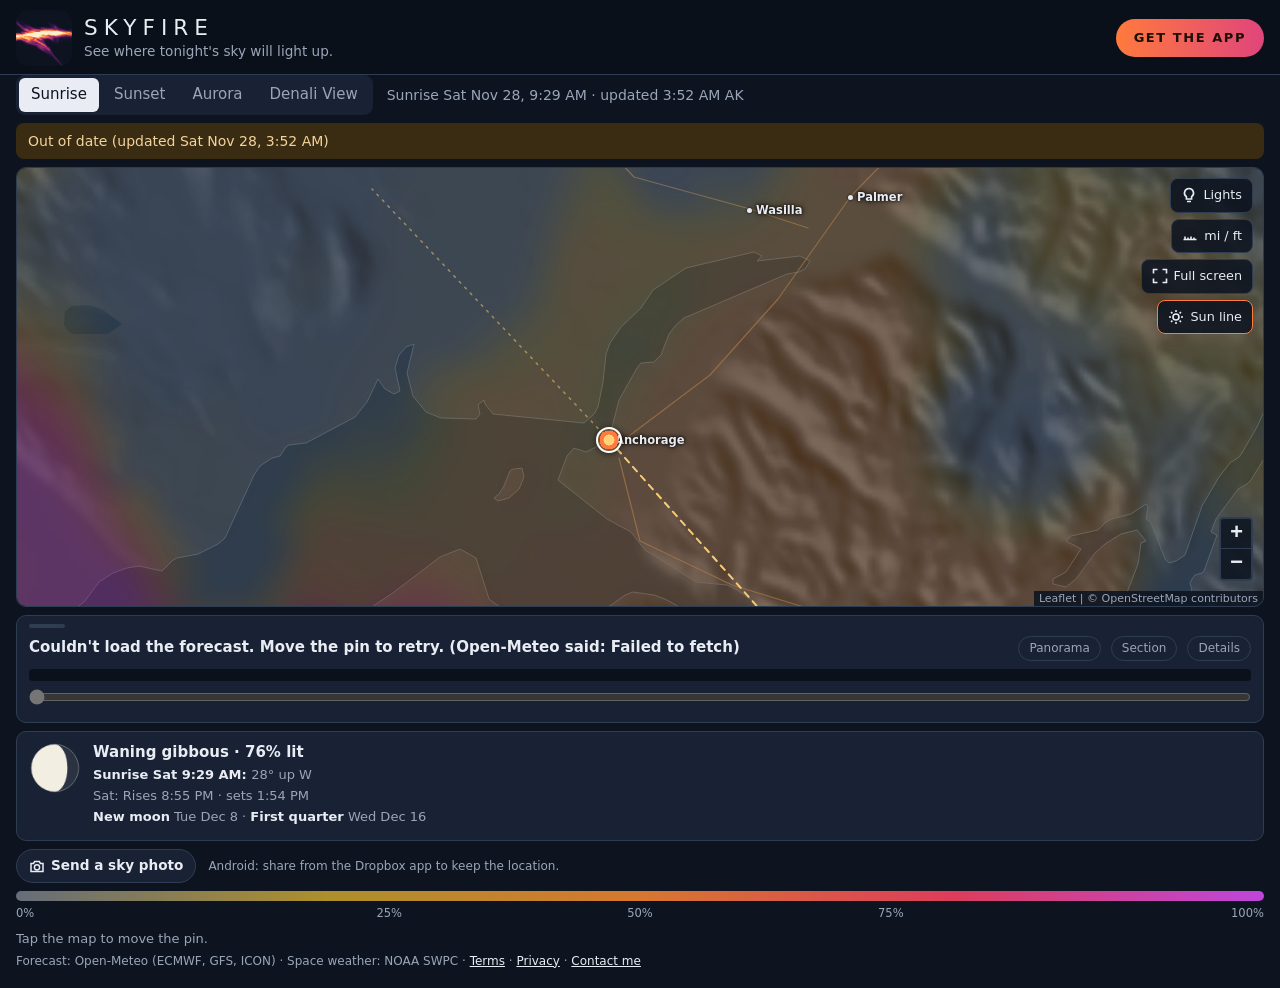
<file: index.html>
<!doctype html>
<html lang="en">
<head>
<meta charset="utf-8">
<meta name="viewport" content="width=device-width, initial-scale=1, viewport-fit=cover">
<meta name="color-scheme" content="dark">
<meta name="description" content="Live sunrise, sunset and aurora forecast map for Anchorage and South-central Alaska. See where the sky is likely to light up, updated three times a day.">
<title>SkyFire</title>
<link rel="manifest" href="manifest.webmanifest">
<meta name="theme-color" content="#0d1420">
<link rel="icon" href="icons/favicon-32.png" sizes="32x32">
<link rel="apple-touch-icon" href="icons/apple-touch-icon.png">
<link rel="stylesheet" href="vendor/leaflet/leaflet.css">
<link rel="stylesheet" href="style.css?v=22">
</head>
<body>
<header class="site-header">
  <img class="brand-icon" src="logo.png?v=22" alt="" width="56" height="56">
  <div class="brand-text">
    <h1 id="title" class="site-title">SkyFire</h1>
    <p class="brand-cta">See where tonight's sky will light up.</p>
  </div>
  <a id="get-app-btn" class="get-app-btn" href="install.html" target="_blank" rel="noopener">Get the app</a>
</header>

<main id="app">
  <p id="unavailable" class="unavailable" hidden>The sky forecast is unavailable right now. Please check back later.</p>
  <div class="bar-row">
    <nav id="tabs" class="tabs" role="tablist" aria-label="Forecast maps"></nav>
    <p id="when" class="when" aria-live="polite"></p>
  </div>
  <div id="hours" class="hours" role="group" aria-label="Hour" hidden></div>
  <p id="stale" class="stale" role="status" hidden></p>
  <div id="map-wrap" class="map-wrap" hidden>
    <div id="map" class="map" aria-label="Forecast map. Tap anywhere for the forecast there."></div>
    <div id="sunbox" class="sunbox" hidden></div>
    <div class="controls">
      <button class="ctl" id="btn-install" type="button" title="Install the SkyFire app" hidden>
        <svg viewBox="0 0 16 16" fill="none" stroke="currentColor" stroke-width="1.6" aria-hidden="true"><path d="M8 1.5v8.5M4.5 6.5 8 10l3.5-3.5M2 11.5v3h12v-3"/></svg><span>Install app</span></button>
      <button class="ctl" id="btn-lights" type="button" aria-pressed="false" title="Light pollution (night lights)">
        <svg viewBox="0 0 16 16" fill="none" stroke="currentColor" stroke-width="1.6" aria-hidden="true"><path d="M8 1.5a4.5 4.5 0 0 0-2.6 8.2V12h5.2V9.7A4.5 4.5 0 0 0 8 1.5zM6 14.5h4"/></svg><span>Lights</span></button>
      <button class="ctl" id="btn-units" type="button" title="Switch units">
        <svg viewBox="0 0 16 16" fill="none" stroke="currentColor" stroke-width="1.6" aria-hidden="true"><path d="M1.5 11.5h13M3 11.5v-3M6 11.5v-2M9 11.5v-3M12 11.5v-2"/></svg><span id="units-label">mi / ft</span></button>
      <button class="ctl" id="btn-full" type="button" aria-pressed="false" title="Full screen">
        <svg viewBox="0 0 16 16" fill="none" stroke="currentColor" stroke-width="1.6" aria-hidden="true"><path d="M1.5 5.5v-4h4M10.5 1.5h4v4M14.5 10.5v4h-4M5.5 14.5h-4v-4"/></svg><span>Full screen</span></button>
      <button class="ctl" id="btn-sun" type="button" aria-pressed="true" title="Sun line">
        <svg viewBox="0 0 16 16" fill="none" stroke="currentColor" stroke-width="1.6" aria-hidden="true"><circle cx="8" cy="8" r="3"/><path d="M8 1v2M8 13v2M1 8h2M13 8h2M3 3l1.4 1.4M11.6 11.6L13 13M3 13l1.4-1.4M11.6 4.4L13 3"/></svg><span id="line-label">Sun line</span></button>
    </div>
    <p id="map-note" class="map-note" hidden></p>
  </div>
  <section id="light" class="light size-std" aria-label="Light check" hidden>
    <button id="light-size" class="light-size" type="button" title="Panel size: tap to change">
      <span class="grip" aria-hidden="true"></span><span id="light-size-label">Standard</span></button>
    <div id="light-pro" class="light-pro" hidden>
      <p class="light-pro-title"><span class="pro-badge">Pro</span> Will the light reach you?</p>
      <p class="light-pro-text">Minute-by-minute light, skyline, alpenglow and moon at your pin.</p>
      <div class="light-pro-row">
        <a id="pro-trial" class="btn-pro" href="pro.html">Start free trial</a>
        <a class="btn-pro alt" href="pro.html#restore">I have a licence</a>
      </div>
    </div>
    <div class="light-head">
      <p id="light-verdict" class="light-verdict" aria-live="polite"></p>
      <button id="light-pano-btn" class="light-more" type="button" aria-pressed="false">Panorama</button>
      <button id="light-section-btn" class="light-more" type="button" aria-pressed="false">Section</button>
      <button id="light-more" class="light-more" type="button" aria-expanded="false">Details</button>
    </div>
    <div id="light-bar" class="light-bar" aria-hidden="true"></div>
    <div id="rain-bar" class="rain-bar" aria-hidden="true" title="Rain at your spot"></div>
    <input id="light-slider" class="light-slider" type="range" min="0" max="0" value="0" aria-label="Time">
    <figure id="pano-wrap" class="section-wrap" hidden>
      <div class="pano-box">
        <canvas id="pano" class="pano" role="img" aria-label="Panorama from the pin: the skyline with named peaks, the sun's path and the forecast cloud"></canvas>
        <div class="pano-ctl">
          <button id="pano-full" class="pano-btn" type="button" aria-pressed="false" title="Full screen">⛶</button>
          <button id="pano-compass" class="pano-btn" type="button" aria-pressed="false" title="Compass: point your phone">🧭</button>
          <button id="pano-sun" class="pano-btn" type="button" title="Face the sun">☀</button>
          <button id="pano-out" class="pano-btn" type="button" title="Zoom out">−</button>
          <button id="pano-in" class="pano-btn" type="button" title="Zoom in">+</button>
        </div>
      </div>
      <figcaption id="pano-caption" class="section-caption"></figcaption>
    </figure>
    <figure id="section-wrap" class="section-wrap" hidden>
      <canvas id="section" class="section" role="img" aria-label="Side view of the sun's ray toward the horizon, with the terrain and cloud layers"></canvas>
      <figcaption id="section-caption" class="section-caption"></figcaption>
    </figure>
    <div id="light-details" class="light-details" hidden>
      <p id="light-info" class="light-info"></p>
      <p id="light-rings" class="light-rings"></p>
      <div id="light-models" class="light-models" role="group" aria-label="Forecast model"></div>
    </div>
  </section>
  <section id="space" class="space" aria-label="Space weather now" hidden>
    <div class="space-now" id="space-now"></div>
    <p class="space-fc" id="space-fc"></p>
    <p class="space-note" id="space-note"></p>
  </section>
  <section id="moon" class="moon-card" aria-label="The moon" hidden>
    <canvas id="moon-icon" class="moon-icon" width="64" height="64" role="img" aria-label="Moon phase"></canvas>
    <div class="moon-text">
      <p id="moon-name" class="moon-name"></p>
      <p id="moon-at" class="moon-line"></p>
      <p id="moon-rs" class="moon-line"></p>
      <div id="dark-wrap" class="dark-wrap" hidden>
        <div id="dark-bar" class="dark-bar" aria-hidden="true"></div>
        <div class="dark-ticks"><span id="dark-start"></span><span id="dark-end"></span></div>
        <p id="dark-text" class="moon-line"></p>
      </div>
      <p id="moon-next" class="moon-line"></p>
      <p id="moon-note" class="moon-note"></p>
    </div>
  </section>
  <p class="photo-row" id="photo-row">
    <a class="photo-btn" id="photo-btn" href="https://www.dropbox.com/request/w9qyfhhkx9bqnb2c4g07" target="_blank" rel="noopener">
      <svg viewBox="0 0 16 16" fill="none" stroke="currentColor" stroke-width="1.5" aria-hidden="true"><path d="M2 5.5h2.5l1.2-2h4.6l1.2 2H14v8H2z"/><circle cx="8" cy="9.3" r="2.6"/></svg>
      Send a sky photo</a>
    <span class="photo-note" id="photo-hint">Android: share from the Dropbox app to keep the location.</span>
  </p>
  <dialog id="photo-dlg" class="photo-dlg" aria-labelledby="pf-title">
    <form id="photo-form" novalidate>
      <h2 id="pf-title" class="pf-title">Send a sky photo</h2>
      <label class="pf-field">Photos
        <input id="pf-files" type="file" accept="image/*" multiple></label>
      <fieldset class="pf-field pf-place">
        <legend>Where?</legend>
        <label><input type="radio" name="pf-place" value="pin" checked> <span id="pf-pin-text">Map pin</span></label>
        <label><input type="radio" name="pf-place" value="gps"> My location</label>
      </fieldset>
      <label class="pf-field">Name (optional)
        <input id="pf-name" maxlength="40" autocomplete="name"></label>
      <p id="pf-status" class="pf-status" role="status" aria-live="polite"></p>
      <div class="pf-row">
        <button type="button" id="pf-cancel" class="pf-btn alt">Close</button>
        <button type="submit" id="pf-send" class="pf-btn">Send</button>
      </div>
    </form>
  </dialog>
  <section id="legend" class="legend" aria-label="Chance of colour" hidden>
    <div id="key-bar" class="key-bar"></div>
    <div id="key-ticks" class="key-ticks"></div>
  </section>
</main>

<footer id="footer" class="site-footer" hidden>
  <p class="how">Tap the map to move the pin.</p>
  <p class="small"><span class="site-credits"></span><span id="pro-link" hidden> · <a class="get-app" href="pro.html">SkyFire Pro</a></span> · <a class="get-app" href="terms.html">Terms</a> · <a class="get-app" href="privacy.html">Privacy</a> · <a id="contact" class="get-app" href="https://www.ypsak.com/contact" target="_top" rel="noopener">Contact me</a></p>
</footer>

<script src="vendor/leaflet/leaflet.js"></script>
<script src="lightcheck.js?v=22"></script>
<script src="panorama.js?v=22"></script>
<script src="moon.js?v=22"></script>
<script src="pro.js?v=22"></script>
<script src="app.js?v=22"></script>
</body>
</html>
</file>
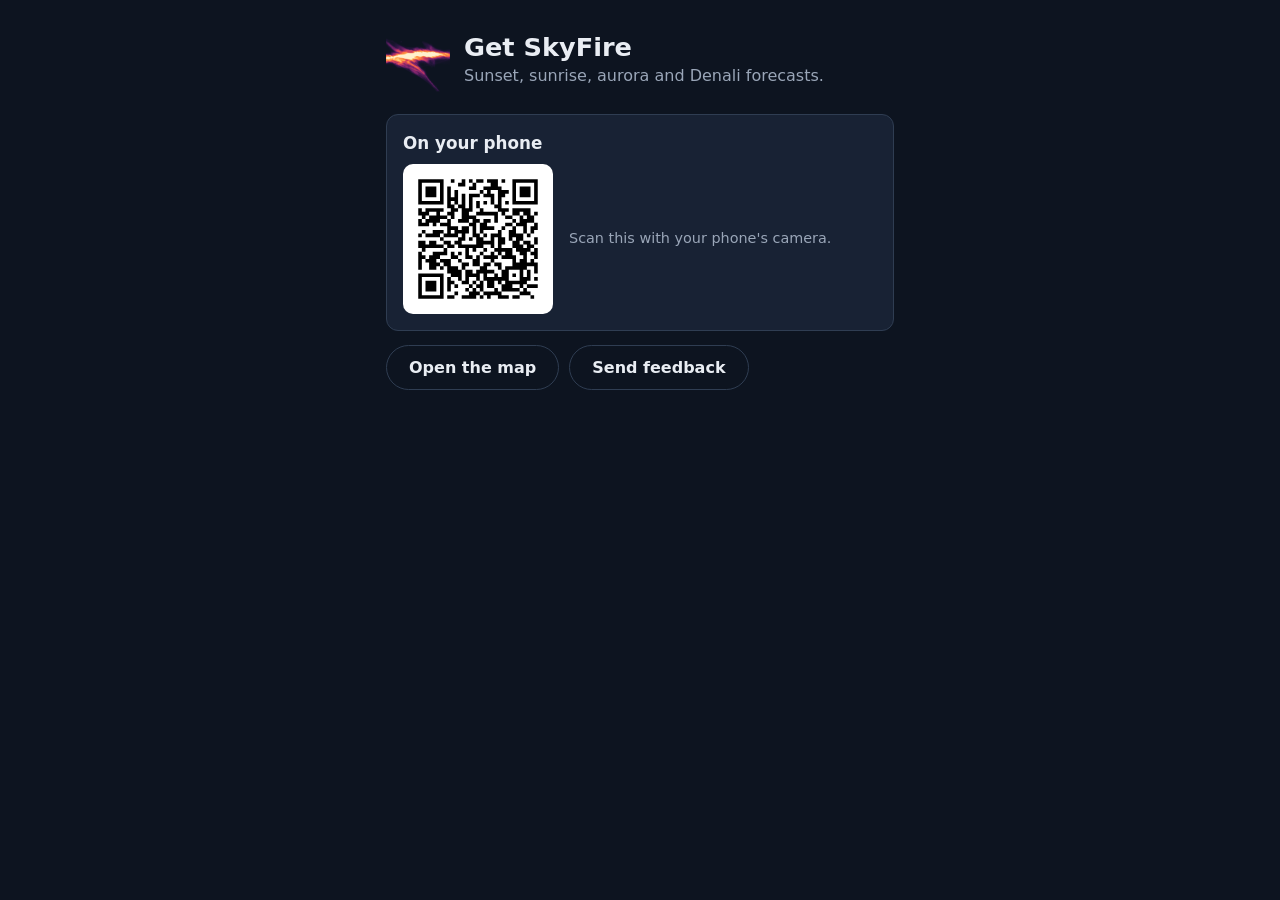
<file: install.html>
<!doctype html>
<html lang="en">
<head>
<meta charset="utf-8">
<meta name="viewport" content="width=device-width, initial-scale=1, viewport-fit=cover">
<meta name="color-scheme" content="dark">
<meta name="description" content="Install SkyFire: sunrise, sunset, aurora and Denali forecasts for South-central Alaska, on your phone.">
<title>Get SkyFire</title>
<link rel="manifest" href="manifest.webmanifest">
<meta name="theme-color" content="#0d1420">
<link rel="icon" href="icons/favicon-32.png" sizes="32x32">
<link rel="apple-touch-icon" href="icons/apple-touch-icon.png">
<style>
  :root { color-scheme: dark; --bg: #0d1420; --chip: #182234; --text: #e9edf3; --muted: #9aa6b8; --line: #2f3d52; --fire: #ff7a3d; }
  *, *::before, *::after { box-sizing: border-box; }
  body { margin: 0; background: var(--bg); color: var(--text); font: 16px/1.5 system-ui, -apple-system, "Segoe UI", Roboto, sans-serif; }
  main { max-width: 34rem; margin: 0 auto; padding: max(28px, env(safe-area-inset-top, 0px)) max(18px, env(safe-area-inset-right, 0px)) 40px max(18px, env(safe-area-inset-left, 0px)); }
  .hero { display: flex; align-items: center; gap: 14px; }
  .hero img { width: 64px; height: 64px; border-radius: 14px; flex: none; }
  h1 { margin: 0; font-size: 1.6rem; line-height: 1.2; }
  .tag { margin: 2px 0 0; color: var(--muted); }
  .card { margin-top: 22px; padding: 16px; border: 1px solid var(--line); border-radius: 12px; background: var(--chip); }
  .card h2 { margin: 0 0 8px; font-size: 1.05rem; }
  .card ol, .card ul { margin: 0; padding-left: 1.3em; }
  .card li { margin: 4px 0; }
  .btn { display: inline-block; appearance: none; border: 0; border-radius: 999px; background: var(--fire); color: #1b0f06; font: 700 1rem system-ui, sans-serif; padding: 12px 22px; text-decoration: none; cursor: pointer; }
  .btn.alt { background: none; color: var(--text); border: 1px solid var(--line); font-weight: 600; }
  .row { display: flex; flex-wrap: wrap; gap: 10px; margin-top: 14px; }
  .btn:focus-visible { outline: 2px solid #fff; outline-offset: 2px; }
  .qr { display: flex; gap: 16px; align-items: center; flex-wrap: wrap; }
  .qr img { width: 150px; height: 150px; padding: 8px; background: #fff; border-radius: 10px; flex: none; }
  .muted { color: var(--muted); font-size: 0.9rem; }
  .done { color: #7be0a8; font-weight: 600; }
  [hidden] { display: none !important; }
  kbd { font: inherit; padding: 0 5px; border: 1px solid var(--line); border-radius: 4px; background: var(--bg); }
</style>
</head>
<body>
<main>
  <div class="hero">
    <img src="icons/icon-192.png" alt="">
    <div>
      <h1>Get SkyFire</h1>
      <p class="tag">Sunset, sunrise, aurora and Denali forecasts.</p>
    </div>
  </div>

  <section class="card" id="android-app" hidden>
    <h2>Android app</h2>
    <div class="row" style="margin-top:0"><a class="btn" id="apk" href="https://github.com/JustMoosinAround/skyfire-map/releases/latest/download/skyfire.apk">Download SkyFire for Android</a></div>
    <p class="muted" style="margin:10px 0 0">Open <b>skyfire.apk</b>, allow <b>install unknown apps</b> if asked, then tap <b>Install</b>.</p>
  </section>

  <section class="card" id="android" hidden>
    <h2>Or add it from Chrome</h2>
    <p id="android-ready" hidden>Tap the button below.</p>
    <p id="android-steps" style="margin:0">In Chrome, tap <kbd>⋮</kbd>, then <b>Install app</b>.</p>
  </section>

  <section class="card" id="ios" hidden>
    <h2>iPhone</h2>
    <p style="margin:0">In Safari, tap <b>Share</b>, then <b>Add to Home Screen</b>.</p>
  </section>

  <section class="card" id="desktop" hidden>
    <h2>On your phone</h2>
    <div class="qr">
      <img src="icons/install-qr.svg" alt="QR code for this page">
      <p class="muted">Scan this with your phone's camera.</p>
    </div>
  </section>

  <div class="row">
    <button class="btn" id="install" type="button" hidden>Install SkyFire</button>
    <a class="btn alt" href="./">Open the map</a>
    <a class="btn alt" href="https://www.ypsak.com/contact" target="_blank" rel="noopener">Send feedback</a>
  </div>
  <p class="done" id="installed" hidden>Installed.</p>
</main>
<script>
(function () {
  "use strict";
  var ua = navigator.userAgent;
  var ios = /iPhone|iPad|iPod/i.test(ua) || (navigator.platform === "MacIntel" && navigator.maxTouchPoints > 1);
  var android = /Android/i.test(ua);
  var standalone = window.matchMedia && window.matchMedia("(display-mode: standalone)").matches;
  document.getElementById(ios ? "ios" : android ? "android" : "desktop").hidden = false;
  if (android && !/SkyFireApp/.test(ua)) document.getElementById("android-app").hidden = false;
  if (standalone) { location.replace("./"); return; }
  if ("serviceWorker" in navigator && window.isSecureContext) navigator.serviceWorker.register("sw.js").catch(function () {});
  var prompt = null, btn = document.getElementById("install");
  window.addEventListener("beforeinstallprompt", function (e) {
    e.preventDefault();
    prompt = e;
    btn.hidden = false;
    document.getElementById("android-ready").hidden = false;
    document.getElementById("android-steps").hidden = true;
  });
  btn.addEventListener("click", function () {
    if (!prompt) return;
    prompt.prompt();
    prompt.userChoice.then(function (c) {
      if (c && c.outcome === "accepted") { btn.hidden = true; document.getElementById("installed").hidden = false; }
      prompt = null;
    }, function () {});
  });
  window.addEventListener("appinstalled", function () { btn.hidden = true; document.getElementById("installed").hidden = false; });
})();
</script>
</body>
</html>
</file>
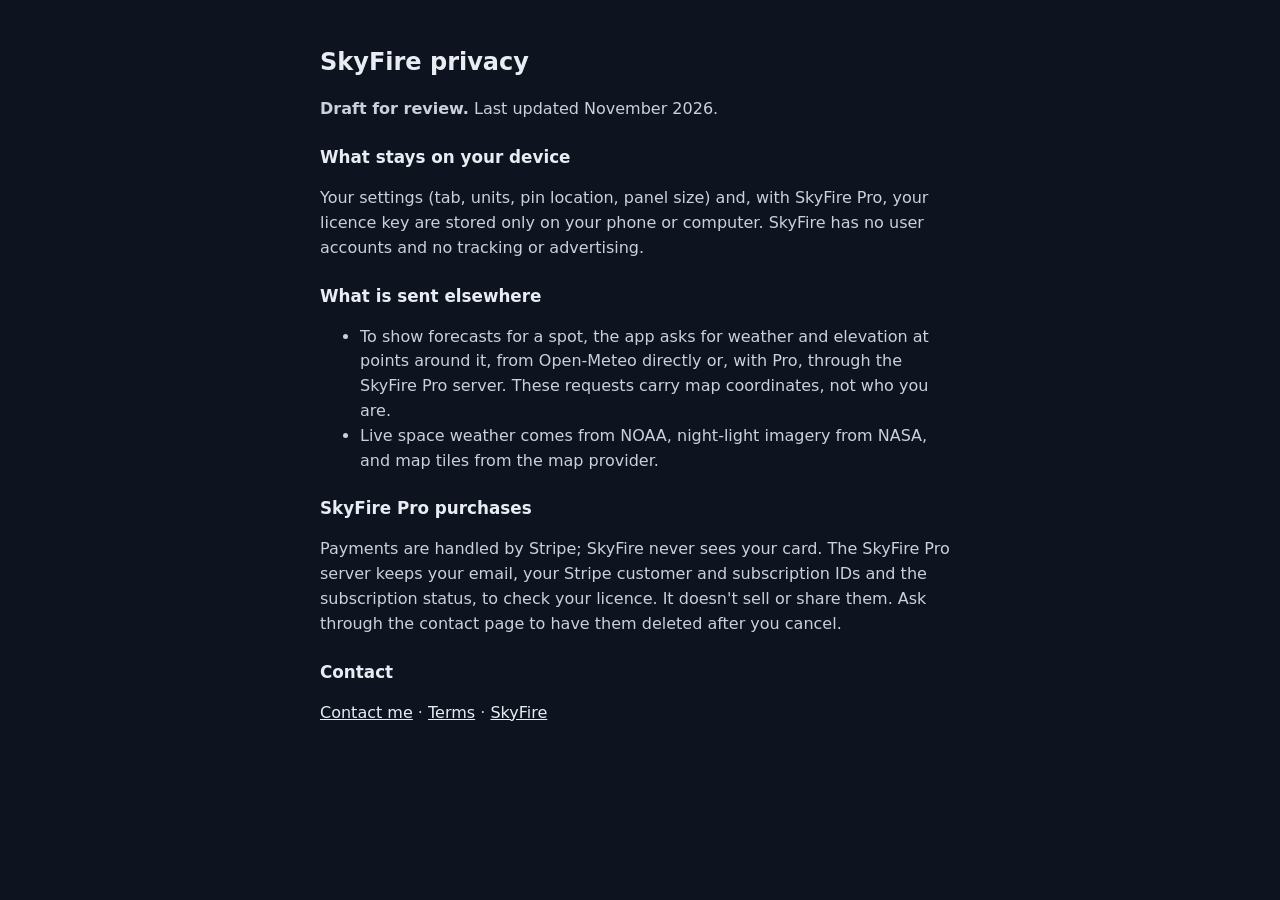
<file: privacy.html>
<!doctype html>
<html lang="en"><head><meta charset="utf-8"><meta name="viewport" content="width=device-width, initial-scale=1"><meta name="color-scheme" content="dark">
<title>SkyFire Privacy</title>
<style>body{margin:0;background:#0d1420;color:#e9edf3;font:16px/1.55 system-ui,-apple-system,"Segoe UI",Roboto,sans-serif}main{max-width:40rem;margin:0 auto;padding:28px 18px 40px}h1{font-size:1.5rem}h2{font-size:1.05rem;margin-top:22px}p,li{color:#c9d1dd}a{color:#e9edf3}</style></head>
<body><main>
<h1>SkyFire privacy</h1>
<p><b>Draft for review.</b> Last updated November 2026.</p>
<h2>What stays on your device</h2>
<p>Your settings (tab, units, pin location, panel size) and, with SkyFire Pro, your licence key are stored only on your phone or computer. SkyFire has no user accounts and no tracking or advertising.</p>
<h2>What is sent elsewhere</h2>
<ul>
<li>To show forecasts for a spot, the app asks for weather and elevation at points around it, from Open-Meteo directly or, with Pro, through the SkyFire Pro server. These requests carry map coordinates, not who you are.</li>
<li>Live space weather comes from NOAA, night-light imagery from NASA, and map tiles from the map provider.</li>
</ul>
<h2>SkyFire Pro purchases</h2>
<p>Payments are handled by Stripe; SkyFire never sees your card. The SkyFire Pro server keeps your email, your Stripe customer and subscription IDs and the subscription status, to check your licence. It doesn't sell or share them. Ask through the contact page to have them deleted after you cancel.</p>
<h2>Contact</h2>
<p><a href="https://www.ypsak.com/contact">Contact me</a> · <a href="terms.html">Terms</a> · <a href="./">SkyFire</a></p>
</main></body></html>
</file>
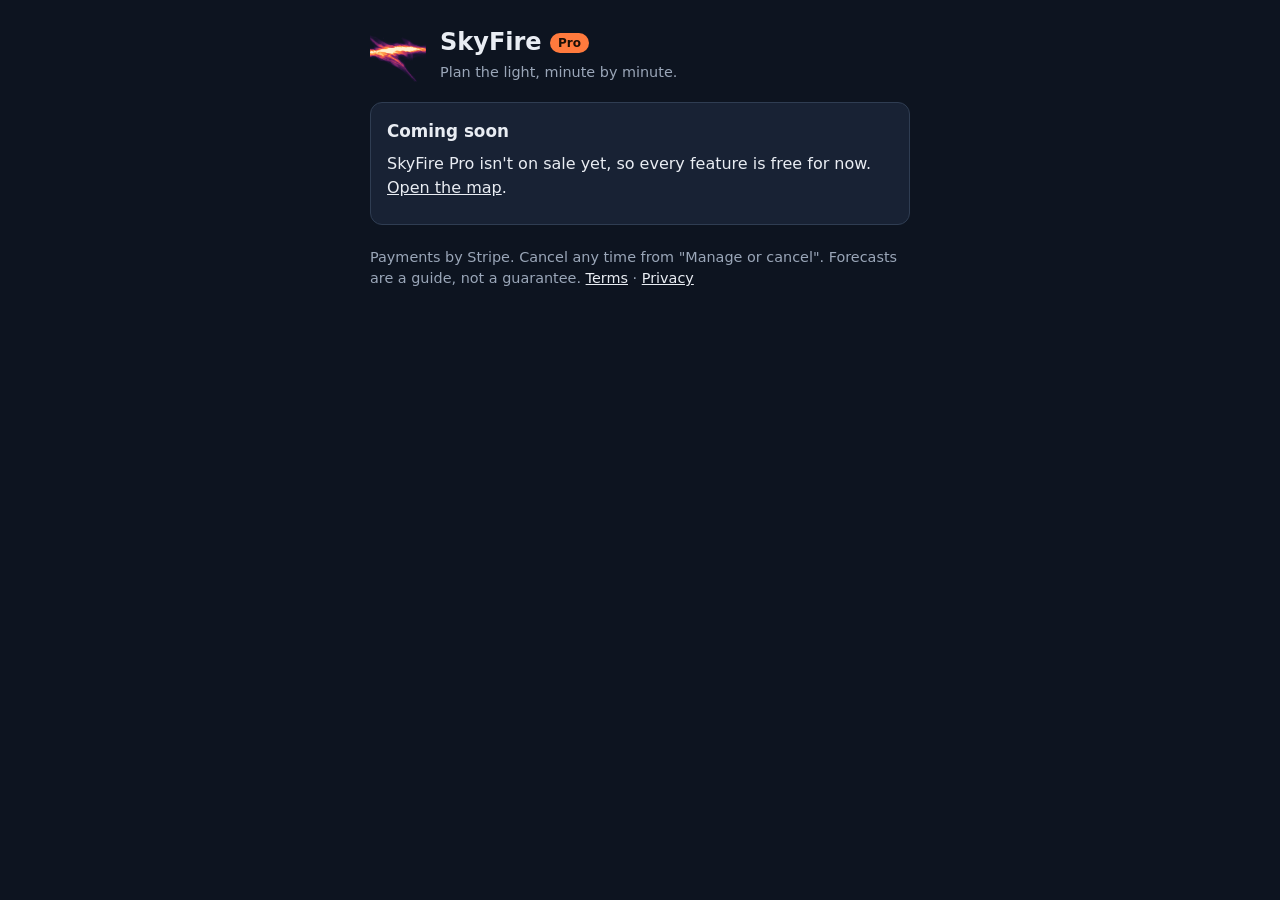
<file: pro.html>
<!doctype html>
<html lang="en">
<head>
<meta charset="utf-8">
<meta name="viewport" content="width=device-width, initial-scale=1, viewport-fit=cover">
<meta name="color-scheme" content="dark">
<title>SkyFire Pro</title>
<link rel="manifest" href="manifest.webmanifest">
<meta name="theme-color" content="#0d1420">
<link rel="icon" href="icons/favicon-32.png" sizes="32x32">
<style>
  :root { color-scheme: dark; --bg: #0d1420; --chip: #182234; --text: #e9edf3; --muted: #9aa6b8; --line: #2f3d52; --fire: #ff7a3d; --good: #6fe3a0; --bad: #ff8a80; }
  *, *::before, *::after { box-sizing: border-box; }
  body { margin: 0; background: var(--bg); color: var(--text); font: 16px/1.5 system-ui, -apple-system, "Segoe UI", Roboto, sans-serif; }
  main { max-width: 36rem; margin: 0 auto; padding: max(24px, env(safe-area-inset-top, 0px)) max(18px, env(safe-area-inset-right, 0px)) 40px max(18px, env(safe-area-inset-left, 0px)); }
  .hero { display: flex; align-items: center; gap: 14px; }
  .hero img { width: 56px; height: 56px; border-radius: 12px; }
  h1 { margin: 0; font-size: 1.5rem; } h2 { margin: 0 0 8px; font-size: 1.05rem; }
  .badge { display: inline-block; padding: 1px 8px; border-radius: 999px; background: var(--fire); color: #1b0f06; font-size: 0.75rem; font-weight: 800; vertical-align: 3px; }
  .card { margin-top: 18px; padding: 16px; border: 1px solid var(--line); border-radius: 12px; background: var(--chip); }
  .card p { margin: 0 0 8px; } .card ul { margin: 0; padding-left: 1.2em; } .card li { margin: 3px 0; }
  .plans { display: grid; grid-template-columns: repeat(auto-fit, minmax(150px, 1fr)); gap: 10px; margin-top: 10px; }
  .plan { appearance: none; text-align: left; padding: 14px; border: 1px solid var(--line); border-radius: 10px; background: var(--bg); color: var(--text); cursor: pointer; font: inherit; }
  .plan b { display: block; font-size: 1.35rem; } .plan span { color: var(--muted); font-size: 0.85rem; }
  .plan:hover, .plan:focus-visible { border-color: var(--fire); outline: none; }
  .btn { appearance: none; border: 0; border-radius: 999px; background: var(--fire); color: #1b0f06; font: 700 0.95rem system-ui, sans-serif; padding: 10px 18px; cursor: pointer; text-decoration: none; display: inline-block; }
  .btn.alt { background: none; color: var(--text); border: 1px solid var(--line); font-weight: 600; }
  label { display: block; font-size: 0.85rem; color: var(--muted); margin: 8px 0 4px; }
  input { width: 100%; padding: 10px 12px; border-radius: 8px; border: 1px solid var(--line); background: var(--bg); color: var(--text); font: inherit; }
  .key { font-family: ui-monospace, SFMono-Regular, Menlo, monospace; font-size: 0.85rem; word-break: break-all; padding: 10px; border-radius: 8px; background: var(--bg); border: 1px dashed var(--line); user-select: all; }
  .muted { color: var(--muted); font-size: 0.9rem; } .ok { color: var(--good); font-weight: 600; } .err { color: var(--bad); }
  .row { display: flex; flex-wrap: wrap; gap: 10px; margin-top: 10px; }
  a { color: var(--text); } [hidden] { display: none !important; }
</style>
</head>
<body>
<main>
  <div class="hero">
    <img src="icons/icon-192.png" alt="">
    <div><h1>SkyFire <span class="badge">Pro</span></h1><p class="muted" style="margin:2px 0 0">Plan the light, minute by minute.</p></div>
  </div>

  <p id="msg" class="card" role="status" hidden></p>

  <section class="card" id="soon" hidden>
    <h2>Coming soon</h2>
    <p>SkyFire Pro isn't on sale yet, so every feature is free for now. <a href="./">Open the map</a>.</p>
  </section>

  <section class="card" id="mine" hidden>
    <h2>Your SkyFire Pro</h2>
    <p id="mine-status"></p>
    <p class="muted">Your licence key (keep it: you'll need it with your email on another phone or computer):</p>
    <p class="key" id="mine-key"></p>
    <div class="row">
      <button class="btn alt" id="copy" type="button">Copy key</button>
      <button class="btn alt" id="manage" type="button">Manage or cancel</button>
      <a class="btn" href="./">Open the map</a>
    </div>
    <p class="muted" style="margin-top:10px"><button class="btn alt" id="forget" type="button" style="padding:4px 10px;font-size:.8rem">Remove from this device</button></p>
  </section>

  <section class="card" id="buy" hidden>
    <h2>What Pro adds</h2>
    <ul>
      <li><b>Light check</b>: for any spot, minute by minute until dark, does the sun's light get through the clouds, which clouds block it and how far away, and which stay lit after sunset.</li>
      <li><b>Section</b>: the sun's ray from the side, over the terrain and through the cloud layers.</li>
      <li><b>Panorama</b>: your skyline with named peaks, alpenglow, the sun's and moon's paths, and compass mode.</li>
      <li><b>Rain at your spot</b> and every forecast model side by side.</li>
    </ul>
    <p class="muted" style="margin-top:10px">The maps, moon, space weather and Denali View stay free for everyone.</p>
    <div class="plans">
      <button class="plan" type="button" data-plan="month"><b id="p-month">$4.99</b><span>per month</span></button>
      <button class="plan" type="button" data-plan="year"><b id="p-year">$29</b><span>per year · about half the monthly price</span></button>
    </div>
    <p class="muted" id="trial" style="margin-top:10px"></p>
  </section>

  <section class="card" id="restore">
    <h2>Already have SkyFire Pro?</h2>
    <form id="restore-form">
      <label for="r-email">Email you paid with</label>
      <input id="r-email" type="email" autocomplete="email" required>
      <label for="r-key">Licence key</label>
      <input id="r-key" type="text" autocomplete="off" spellcheck="false" placeholder="sf_…" required>
      <div class="row"><button class="btn" type="submit">Use it on this device</button></div>
    </form>
    <p class="muted" style="margin-top:8px">Lost your key? <a href="https://www.ypsak.com/contact" target="_blank" rel="noopener">Contact me</a> with the email you paid with.</p>
  </section>

  <p class="muted" style="margin-top:22px">Payments by Stripe. Cancel any time from "Manage or cancel". Forecasts are a guide, not a guarantee.
    <a href="terms.html">Terms</a> · <a href="privacy.html">Privacy</a></p>
</main>
<script src="pro.js?v=18"></script>
<script>
(function () {
  "use strict";
  var $ = function (id) { return document.getElementById(id); };
  function say(text, cls) { var m = $("msg"); m.textContent = text; m.className = "card " + (cls || ""); m.hidden = !text; }
  function date(s) { return s ? new Date(s * 1000).toLocaleDateString("en-US", { month: "short", day: "numeric", year: "numeric" }) : ""; }
  function showMine() {
    var st = SkyPro.status(), k = SkyPro.key();
    $("mine").hidden = !k;
    if (!k) return;
    $("mine-key").textContent = k;
    var words = { trialing: "Free trial", active: "Active", past_due: "Payment due", canceled: "Cancelled", unpaid: "Unpaid" };
    $("mine-status").innerHTML = "";
    var b = document.createElement("span");
    b.className = st && st.active ? "ok" : "err";
    b.textContent = (st && (words[st.status] || st.status)) || "Checking…";
    $("mine-status").appendChild(b);
    if (st && st.period_end) $("mine-status").appendChild(document.createTextNode(" · " + (st.status === "trialing" ? "trial ends " : st.active ? "renews " : "ended ") + date(st.period_end)));
    if (st && st.email) $("mine-status").appendChild(document.createTextNode(" · " + st.email));
  }
  fetch("data/index.json", { cache: "no-store" }).then(function (r) { return r.json(); }).then(function (idx) {
    var cfg = SkyPro.configure(idx.pro);
    if (!cfg.enabled) { $("soon").hidden = false; $("restore").hidden = true; return; }
    $("p-month").textContent = cfg.price_month || "$4.99";
    $("p-year").textContent = cfg.price_year || "$29";
    $("trial").textContent = cfg.trial_days ? "Starts with a " + cfg.trial_days + "-day free trial; cancel before it ends and you pay nothing." : "";
    $("buy").hidden = !!SkyPro.key();
    showMine();
    var session = new URLSearchParams(location.search).get("session");
    if (session) {
      say("Setting up your SkyFire Pro…");
      SkyPro.activate(session).then(function () {
        say("You're all set. Your licence is saved on this device; copy the key below for your other devices.", "ok");
        history.replaceState(null, "", location.pathname);
        $("buy").hidden = true; showMine();
      }, function (e) { say(e.message, "err"); });
    } else if (/cancelled=1/.test(location.search)) {
      say("Checkout cancelled. Nothing was charged.");
    } else if (SkyPro.key()) {
      SkyPro.refresh(true).then(showMine);
    }
  }, function () { say("SkyFire couldn't load. Check your connection and reload.", "err"); });

  Array.prototype.forEach.call(document.querySelectorAll(".plan"), function (btn) {
    btn.addEventListener("click", function () {
      say("Opening secure checkout…");
      SkyPro.checkout(btn.dataset.plan).then(function (r) { location.href = r.url; }, function (e) { say(e.message, "err"); });
    });
  });
  $("restore-form").addEventListener("submit", function (e) {
    e.preventDefault();
    say("Checking…");
    SkyPro.restore($("r-email").value, $("r-key").value).then(function (r) {
      say(r.active ? "Done. SkyFire Pro is on for this device." : "That licence isn't active any more.", r.active ? "ok" : "err");
      $("buy").hidden = true; showMine();
    }, function (err) { say(err.message, "err"); });
  });
  $("copy").addEventListener("click", function () {
    var k = SkyPro.key();
    if (navigator.clipboard) navigator.clipboard.writeText(k).then(function () { say("Key copied.", "ok"); }, function () { say("Select the key and copy it."); });
  });
  $("manage").addEventListener("click", function () {
    SkyPro.portal().then(function (r) { location.href = r.url; }, function (e) { say(e.message, "err"); });
  });
  $("forget").addEventListener("click", function () { SkyPro.forget(); $("buy").hidden = false; showMine(); say("Removed from this device."); });
})();
</script>
</body>
</html>
</file>
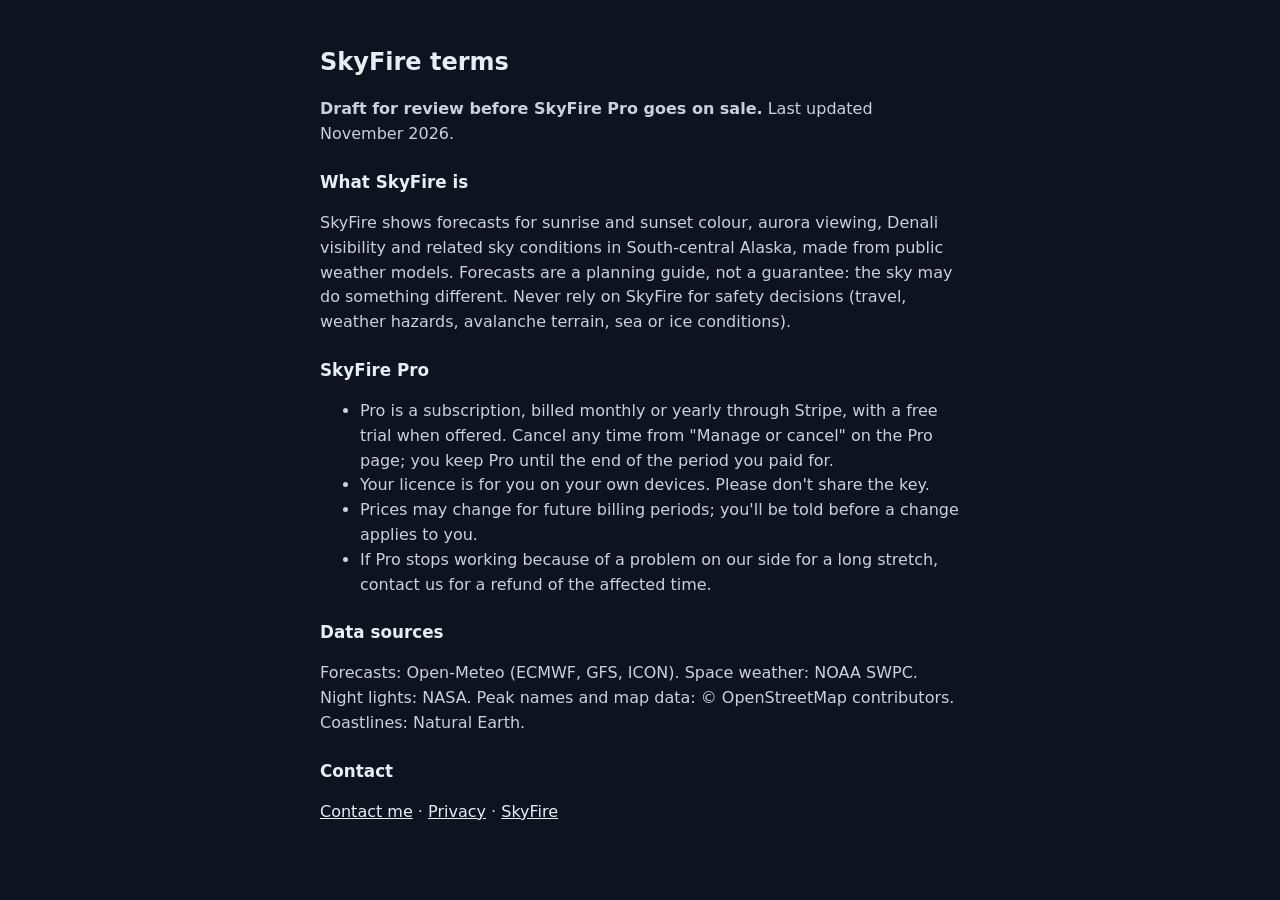
<file: terms.html>
<!doctype html>
<html lang="en"><head><meta charset="utf-8"><meta name="viewport" content="width=device-width, initial-scale=1"><meta name="color-scheme" content="dark">
<title>SkyFire Terms</title>
<style>body{margin:0;background:#0d1420;color:#e9edf3;font:16px/1.55 system-ui,-apple-system,"Segoe UI",Roboto,sans-serif}main{max-width:40rem;margin:0 auto;padding:28px 18px 40px}h1{font-size:1.5rem}h2{font-size:1.05rem;margin-top:22px}p,li{color:#c9d1dd}a{color:#e9edf3}</style></head>
<body><main>
<h1>SkyFire terms</h1>
<p><b>Draft for review before SkyFire Pro goes on sale.</b> Last updated November 2026.</p>
<h2>What SkyFire is</h2>
<p>SkyFire shows forecasts for sunrise and sunset colour, aurora viewing, Denali visibility and related sky conditions in South-central Alaska, made from public weather models. Forecasts are a planning guide, not a guarantee: the sky may do something different. Never rely on SkyFire for safety decisions (travel, weather hazards, avalanche terrain, sea or ice conditions).</p>
<h2>SkyFire Pro</h2>
<ul>
<li>Pro is a subscription, billed monthly or yearly through Stripe, with a free trial when offered. Cancel any time from "Manage or cancel" on the Pro page; you keep Pro until the end of the period you paid for.</li>
<li>Your licence is for you on your own devices. Please don't share the key.</li>
<li>Prices may change for future billing periods; you'll be told before a change applies to you.</li>
<li>If Pro stops working because of a problem on our side for a long stretch, contact us for a refund of the affected time.</li>
</ul>
<h2>Data sources</h2>
<p>Forecasts: Open-Meteo (ECMWF, GFS, ICON). Space weather: NOAA SWPC. Night lights: NASA. Peak names and map data: © OpenStreetMap contributors. Coastlines: Natural Earth.</p>
<h2>Contact</h2>
<p><a href="https://www.ypsak.com/contact">Contact me</a> · <a href="privacy.html">Privacy</a> · <a href="./">SkyFire</a></p>
</main></body></html>
</file>
<file: vendor/leaflet/leaflet.css>
/* required styles */

.leaflet-pane,
.leaflet-tile,
.leaflet-marker-icon,
.leaflet-marker-shadow,
.leaflet-tile-container,
.leaflet-pane > svg,
.leaflet-pane > canvas,
.leaflet-zoom-box,
.leaflet-image-layer,
.leaflet-layer {
	position: absolute;
	left: 0;
	top: 0;
	}
.leaflet-container {
	overflow: hidden;
	}
.leaflet-tile,
.leaflet-marker-icon,
.leaflet-marker-shadow {
	-webkit-user-select: none;
	   -moz-user-select: none;
	        user-select: none;
	  -webkit-user-drag: none;
	}
/* Prevents IE11 from highlighting tiles in blue */
.leaflet-tile::selection {
	background: transparent;
}
/* Safari renders non-retina tile on retina better with this, but Chrome is worse */
.leaflet-safari .leaflet-tile {
	image-rendering: -webkit-optimize-contrast;
	}
/* hack that prevents hw layers "stretching" when loading new tiles */
.leaflet-safari .leaflet-tile-container {
	width: 1600px;
	height: 1600px;
	-webkit-transform-origin: 0 0;
	}
.leaflet-marker-icon,
.leaflet-marker-shadow {
	display: block;
	}
/* .leaflet-container svg: reset svg max-width decleration shipped in Joomla! (joomla.org) 3.x */
/* .leaflet-container img: map is broken in FF if you have max-width: 100% on tiles */
.leaflet-container .leaflet-overlay-pane svg {
	max-width: none !important;
	max-height: none !important;
	}
.leaflet-container .leaflet-marker-pane img,
.leaflet-container .leaflet-shadow-pane img,
.leaflet-container .leaflet-tile-pane img,
.leaflet-container img.leaflet-image-layer,
.leaflet-container .leaflet-tile {
	max-width: none !important;
	max-height: none !important;
	width: auto;
	padding: 0;
	}

.leaflet-container img.leaflet-tile {
	/* See: https://bugs.chromium.org/p/chromium/issues/detail?id=600120 */
	mix-blend-mode: plus-lighter;
}

.leaflet-container.leaflet-touch-zoom {
	-ms-touch-action: pan-x pan-y;
	touch-action: pan-x pan-y;
	}
.leaflet-container.leaflet-touch-drag {
	-ms-touch-action: pinch-zoom;
	/* Fallback for FF which doesn't support pinch-zoom */
	touch-action: none;
	touch-action: pinch-zoom;
}
.leaflet-container.leaflet-touch-drag.leaflet-touch-zoom {
	-ms-touch-action: none;
	touch-action: none;
}
.leaflet-container {
	-webkit-tap-highlight-color: transparent;
}
.leaflet-container a {
	-webkit-tap-highlight-color: rgba(51, 181, 229, 0.4);
}
.leaflet-tile {
	filter: inherit;
	visibility: hidden;
	}
.leaflet-tile-loaded {
	visibility: inherit;
	}
.leaflet-zoom-box {
	width: 0;
	height: 0;
	-moz-box-sizing: border-box;
	     box-sizing: border-box;
	z-index: 800;
	}
/* workaround for https://bugzilla.mozilla.org/show_bug.cgi?id=888319 */
.leaflet-overlay-pane svg {
	-moz-user-select: none;
	}

.leaflet-pane         { z-index: 400; }

.leaflet-tile-pane    { z-index: 200; }
.leaflet-overlay-pane { z-index: 400; }
.leaflet-shadow-pane  { z-index: 500; }
.leaflet-marker-pane  { z-index: 600; }
.leaflet-tooltip-pane   { z-index: 650; }
.leaflet-popup-pane   { z-index: 700; }

.leaflet-map-pane canvas { z-index: 100; }
.leaflet-map-pane svg    { z-index: 200; }

.leaflet-vml-shape {
	width: 1px;
	height: 1px;
	}
.lvml {
	behavior: url(#default#VML);
	display: inline-block;
	position: absolute;
	}


/* control positioning */

.leaflet-control {
	position: relative;
	z-index: 800;
	pointer-events: visiblePainted; /* IE 9-10 doesn't have auto */
	pointer-events: auto;
	}
.leaflet-top,
.leaflet-bottom {
	position: absolute;
	z-index: 1000;
	pointer-events: none;
	}
.leaflet-top {
	top: 0;
	}
.leaflet-right {
	right: 0;
	}
.leaflet-bottom {
	bottom: 0;
	}
.leaflet-left {
	left: 0;
	}
.leaflet-control {
	float: left;
	clear: both;
	}
.leaflet-right .leaflet-control {
	float: right;
	}
.leaflet-top .leaflet-control {
	margin-top: 10px;
	}
.leaflet-bottom .leaflet-control {
	margin-bottom: 10px;
	}
.leaflet-left .leaflet-control {
	margin-left: 10px;
	}
.leaflet-right .leaflet-control {
	margin-right: 10px;
	}


/* zoom and fade animations */

.leaflet-fade-anim .leaflet-popup {
	opacity: 0;
	-webkit-transition: opacity 0.2s linear;
	   -moz-transition: opacity 0.2s linear;
	        transition: opacity 0.2s linear;
	}
.leaflet-fade-anim .leaflet-map-pane .leaflet-popup {
	opacity: 1;
	}
.leaflet-zoom-animated {
	-webkit-transform-origin: 0 0;
	    -ms-transform-origin: 0 0;
	        transform-origin: 0 0;
	}
svg.leaflet-zoom-animated {
	will-change: transform;
}

.leaflet-zoom-anim .leaflet-zoom-animated {
	-webkit-transition: -webkit-transform 0.25s cubic-bezier(0,0,0.25,1);
	   -moz-transition:    -moz-transform 0.25s cubic-bezier(0,0,0.25,1);
	        transition:         transform 0.25s cubic-bezier(0,0,0.25,1);
	}
.leaflet-zoom-anim .leaflet-tile,
.leaflet-pan-anim .leaflet-tile {
	-webkit-transition: none;
	   -moz-transition: none;
	        transition: none;
	}

.leaflet-zoom-anim .leaflet-zoom-hide {
	visibility: hidden;
	}


/* cursors */

.leaflet-interactive {
	cursor: pointer;
	}
.leaflet-grab {
	cursor: -webkit-grab;
	cursor:    -moz-grab;
	cursor:         grab;
	}
.leaflet-crosshair,
.leaflet-crosshair .leaflet-interactive {
	cursor: crosshair;
	}
.leaflet-popup-pane,
.leaflet-control {
	cursor: auto;
	}
.leaflet-dragging .leaflet-grab,
.leaflet-dragging .leaflet-grab .leaflet-interactive,
.leaflet-dragging .leaflet-marker-draggable {
	cursor: move;
	cursor: -webkit-grabbing;
	cursor:    -moz-grabbing;
	cursor:         grabbing;
	}

/* marker & overlays interactivity */
.leaflet-marker-icon,
.leaflet-marker-shadow,
.leaflet-image-layer,
.leaflet-pane > svg path,
.leaflet-tile-container {
	pointer-events: none;
	}

.leaflet-marker-icon.leaflet-interactive,
.leaflet-image-layer.leaflet-interactive,
.leaflet-pane > svg path.leaflet-interactive,
svg.leaflet-image-layer.leaflet-interactive path {
	pointer-events: visiblePainted; /* IE 9-10 doesn't have auto */
	pointer-events: auto;
	}

/* visual tweaks */

.leaflet-container {
	background: #ddd;
	outline-offset: 1px;
	}
.leaflet-container a {
	color: #0078A8;
	}
.leaflet-zoom-box {
	border: 2px dotted #38f;
	background: rgba(255,255,255,0.5);
	}


/* general typography */
.leaflet-container {
	font-family: "Helvetica Neue", Arial, Helvetica, sans-serif;
	font-size: 12px;
	font-size: 0.75rem;
	line-height: 1.5;
	}


/* general toolbar styles */

.leaflet-bar {
	box-shadow: 0 1px 5px rgba(0,0,0,0.65);
	border-radius: 4px;
	}
.leaflet-bar a {
	background-color: #fff;
	border-bottom: 1px solid #ccc;
	width: 26px;
	height: 26px;
	line-height: 26px;
	display: block;
	text-align: center;
	text-decoration: none;
	color: black;
	}
.leaflet-bar a,
.leaflet-control-layers-toggle {
	background-position: 50% 50%;
	background-repeat: no-repeat;
	display: block;
	}
.leaflet-bar a:hover,
.leaflet-bar a:focus {
	background-color: #f4f4f4;
	}
.leaflet-bar a:first-child {
	border-top-left-radius: 4px;
	border-top-right-radius: 4px;
	}
.leaflet-bar a:last-child {
	border-bottom-left-radius: 4px;
	border-bottom-right-radius: 4px;
	border-bottom: none;
	}
.leaflet-bar a.leaflet-disabled {
	cursor: default;
	background-color: #f4f4f4;
	color: #bbb;
	}

.leaflet-touch .leaflet-bar a {
	width: 30px;
	height: 30px;
	line-height: 30px;
	}
.leaflet-touch .leaflet-bar a:first-child {
	border-top-left-radius: 2px;
	border-top-right-radius: 2px;
	}
.leaflet-touch .leaflet-bar a:last-child {
	border-bottom-left-radius: 2px;
	border-bottom-right-radius: 2px;
	}

/* zoom control */

.leaflet-control-zoom-in,
.leaflet-control-zoom-out {
	font: bold 18px 'Lucida Console', Monaco, monospace;
	text-indent: 1px;
	}

.leaflet-touch .leaflet-control-zoom-in, .leaflet-touch .leaflet-control-zoom-out  {
	font-size: 22px;
	}


/* layers control */

.leaflet-control-layers {
	box-shadow: 0 1px 5px rgba(0,0,0,0.4);
	background: #fff;
	border-radius: 5px;
	}
.leaflet-control-layers-toggle {
	background-image: url(images/layers.png);
	width: 36px;
	height: 36px;
	}
.leaflet-retina .leaflet-control-layers-toggle {
	background-image: url(images/layers-2x.png);
	background-size: 26px 26px;
	}
.leaflet-touch .leaflet-control-layers-toggle {
	width: 44px;
	height: 44px;
	}
.leaflet-control-layers .leaflet-control-layers-list,
.leaflet-control-layers-expanded .leaflet-control-layers-toggle {
	display: none;
	}
.leaflet-control-layers-expanded .leaflet-control-layers-list {
	display: block;
	position: relative;
	}
.leaflet-control-layers-expanded {
	padding: 6px 10px 6px 6px;
	color: #333;
	background: #fff;
	}
.leaflet-control-layers-scrollbar {
	overflow-y: scroll;
	overflow-x: hidden;
	padding-right: 5px;
	}
.leaflet-control-layers-selector {
	margin-top: 2px;
	position: relative;
	top: 1px;
	}
.leaflet-control-layers label {
	display: block;
	font-size: 13px;
	font-size: 1.08333em;
	}
.leaflet-control-layers-separator {
	height: 0;
	border-top: 1px solid #ddd;
	margin: 5px -10px 5px -6px;
	}

/* Default icon URLs */
.leaflet-default-icon-path { /* used only in path-guessing heuristic, see L.Icon.Default */
	background-image: url(images/marker-icon.png);
	}


/* attribution and scale controls */

.leaflet-container .leaflet-control-attribution {
	background: #fff;
	background: rgba(255, 255, 255, 0.8);
	margin: 0;
	}
.leaflet-control-attribution,
.leaflet-control-scale-line {
	padding: 0 5px;
	color: #333;
	line-height: 1.4;
	}
.leaflet-control-attribution a {
	text-decoration: none;
	}
.leaflet-control-attribution a:hover,
.leaflet-control-attribution a:focus {
	text-decoration: underline;
	}
.leaflet-attribution-flag {
	display: inline !important;
	vertical-align: baseline !important;
	width: 1em;
	height: 0.6669em;
	}
.leaflet-left .leaflet-control-scale {
	margin-left: 5px;
	}
.leaflet-bottom .leaflet-control-scale {
	margin-bottom: 5px;
	}
.leaflet-control-scale-line {
	border: 2px solid #777;
	border-top: none;
	line-height: 1.1;
	padding: 2px 5px 1px;
	white-space: nowrap;
	-moz-box-sizing: border-box;
	     box-sizing: border-box;
	background: rgba(255, 255, 255, 0.8);
	text-shadow: 1px 1px #fff;
	}
.leaflet-control-scale-line:not(:first-child) {
	border-top: 2px solid #777;
	border-bottom: none;
	margin-top: -2px;
	}
.leaflet-control-scale-line:not(:first-child):not(:last-child) {
	border-bottom: 2px solid #777;
	}

.leaflet-touch .leaflet-control-attribution,
.leaflet-touch .leaflet-control-layers,
.leaflet-touch .leaflet-bar {
	box-shadow: none;
	}
.leaflet-touch .leaflet-control-layers,
.leaflet-touch .leaflet-bar {
	border: 2px solid rgba(0,0,0,0.2);
	background-clip: padding-box;
	}


/* popup */

.leaflet-popup {
	position: absolute;
	text-align: center;
	margin-bottom: 20px;
	}
.leaflet-popup-content-wrapper {
	padding: 1px;
	text-align: left;
	border-radius: 12px;
	}
.leaflet-popup-content {
	margin: 13px 24px 13px 20px;
	line-height: 1.3;
	font-size: 13px;
	font-size: 1.08333em;
	min-height: 1px;
	}
.leaflet-popup-content p {
	margin: 17px 0;
	margin: 1.3em 0;
	}
.leaflet-popup-tip-container {
	width: 40px;
	height: 20px;
	position: absolute;
	left: 50%;
	margin-top: -1px;
	margin-left: -20px;
	overflow: hidden;
	pointer-events: none;
	}
.leaflet-popup-tip {
	width: 17px;
	height: 17px;
	padding: 1px;

	margin: -10px auto 0;
	pointer-events: auto;

	-webkit-transform: rotate(45deg);
	   -moz-transform: rotate(45deg);
	    -ms-transform: rotate(45deg);
	        transform: rotate(45deg);
	}
.leaflet-popup-content-wrapper,
.leaflet-popup-tip {
	background: white;
	color: #333;
	box-shadow: 0 3px 14px rgba(0,0,0,0.4);
	}
.leaflet-container a.leaflet-popup-close-button {
	position: absolute;
	top: 0;
	right: 0;
	border: none;
	text-align: center;
	width: 24px;
	height: 24px;
	font: 16px/24px Tahoma, Verdana, sans-serif;
	color: #757575;
	text-decoration: none;
	background: transparent;
	}
.leaflet-container a.leaflet-popup-close-button:hover,
.leaflet-container a.leaflet-popup-close-button:focus {
	color: #585858;
	}
.leaflet-popup-scrolled {
	overflow: auto;
	}

.leaflet-oldie .leaflet-popup-content-wrapper {
	-ms-zoom: 1;
	}
.leaflet-oldie .leaflet-popup-tip {
	width: 24px;
	margin: 0 auto;

	-ms-filter: "progid:DXImageTransform.Microsoft.Matrix(M11=0.70710678, M12=0.70710678, M21=-0.70710678, M22=0.70710678)";
	filter: progid:DXImageTransform.Microsoft.Matrix(M11=0.70710678, M12=0.70710678, M21=-0.70710678, M22=0.70710678);
	}

.leaflet-oldie .leaflet-control-zoom,
.leaflet-oldie .leaflet-control-layers,
.leaflet-oldie .leaflet-popup-content-wrapper,
.leaflet-oldie .leaflet-popup-tip {
	border: 1px solid #999;
	}


/* div icon */

.leaflet-div-icon {
	background: #fff;
	border: 1px solid #666;
	}


/* Tooltip */
/* Base styles for the element that has a tooltip */
.leaflet-tooltip {
	position: absolute;
	padding: 6px;
	background-color: #fff;
	border: 1px solid #fff;
	border-radius: 3px;
	color: #222;
	white-space: nowrap;
	-webkit-user-select: none;
	-moz-user-select: none;
	-ms-user-select: none;
	user-select: none;
	pointer-events: none;
	box-shadow: 0 1px 3px rgba(0,0,0,0.4);
	}
.leaflet-tooltip.leaflet-interactive {
	cursor: pointer;
	pointer-events: auto;
	}
.leaflet-tooltip-top:before,
.leaflet-tooltip-bottom:before,
.leaflet-tooltip-left:before,
.leaflet-tooltip-right:before {
	position: absolute;
	pointer-events: none;
	border: 6px solid transparent;
	background: transparent;
	content: "";
	}

/* Directions */

.leaflet-tooltip-bottom {
	margin-top: 6px;
}
.leaflet-tooltip-top {
	margin-top: -6px;
}
.leaflet-tooltip-bottom:before,
.leaflet-tooltip-top:before {
	left: 50%;
	margin-left: -6px;
	}
.leaflet-tooltip-top:before {
	bottom: 0;
	margin-bottom: -12px;
	border-top-color: #fff;
	}
.leaflet-tooltip-bottom:before {
	top: 0;
	margin-top: -12px;
	margin-left: -6px;
	border-bottom-color: #fff;
	}
.leaflet-tooltip-left {
	margin-left: -6px;
}
.leaflet-tooltip-right {
	margin-left: 6px;
}
.leaflet-tooltip-left:before,
.leaflet-tooltip-right:before {
	top: 50%;
	margin-top: -6px;
	}
.leaflet-tooltip-left:before {
	right: 0;
	margin-right: -12px;
	border-left-color: #fff;
	}
.leaflet-tooltip-right:before {
	left: 0;
	margin-left: -12px;
	border-right-color: #fff;
	}

/* Printing */

@media print {
	/* Prevent printers from removing background-images of controls. */
	.leaflet-control {
		-webkit-print-color-adjust: exact;
		print-color-adjust: exact;
		}
	}
</file>
<file: style.css>
/* SkyFire public map. Windy-style: dark base map, smooth colour layer, colour key along the bottom.
   One dark look by design (the colour layer is tuned for a dark base). */
:root {
  color-scheme: dark;
  --bg: #0d1420;
  --sea: #13243a;
  --land: #243042;
  --text: #e9edf3;
  --muted: #9aa6b8;
  --line: #2f3d52;
  --fire: #ff7a3d;
  --sun: #ffd27a;
  --panel: rgba(13, 20, 32, 0.88);
  --chip: #182234;
  --warn-bg: #3a2c12;
  --warn-text: #f3d39b;
  --shadow: 0 1px 3px rgba(0, 0, 0, 0.5), 0 4px 14px rgba(0, 0, 0, 0.4);
  --gutter: 16px;
}

*, *::before, *::after { box-sizing: border-box; }
html, body { margin: 0; padding: 0; }
body {
  min-height: 100vh;
  min-height: 100dvh;
  display: flex;
  flex-direction: column;
  background: var(--bg);
  color: var(--text);
  font: 15px/1.45 system-ui, -apple-system, "Segoe UI", Roboto, "Helvetica Neue", Arial, sans-serif;
  -webkit-text-size-adjust: 100%;
  overflow-x: hidden;
}
[hidden] { display: none !important; }
button { font: inherit; }

/* ---- Header ---------------------------------------------------------------- */
.site-header {
  display: flex;
  align-items: center;
  gap: 12px;
  padding: 10px max(var(--gutter), env(safe-area-inset-right, 0px)) 8px max(var(--gutter), env(safe-area-inset-left, 0px));
  background: #0a1019;
  border-bottom: 1px solid var(--line);
}
.brand-icon { flex: none; width: 56px; height: 56px; border-radius: 12px; display: block; }
.brand-text { flex: 1; min-width: 0; }
.site-title { margin: 0; font-size: 1.35rem; font-weight: 500; letter-spacing: 0.28em; text-transform: uppercase; line-height: 1.15; }
.brand-cta { margin: 2px 0 0; color: var(--muted); font-size: 0.85rem; line-height: 1.3; }
.get-app-btn {
  flex: none;
  padding: 10px 18px;
  border-radius: 999px;
  background: linear-gradient(90deg, #ff7a3d, #e0457b);
  color: #1b0f06;
  font-size: 0.8125rem;
  font-weight: 700;
  letter-spacing: 0.12em;
  text-transform: uppercase;
  text-decoration: none;
  white-space: nowrap;
}
.get-app-btn:hover { opacity: 0.9; }
body.in-app .get-app-btn { display: none; }
.get-app-btn:focus-visible, .tab:focus-visible, .ctl:focus-visible {
  outline: 2px solid var(--fire);
  outline-offset: 2px;
}

/* ---- Main column ----------------------------------------------------------- */
main {
  flex: 1;
  display: flex;
  flex-direction: column;
  padding: 0 max(var(--gutter), env(safe-area-inset-right, 0px)) 0 max(var(--gutter), env(safe-area-inset-left, 0px));
  min-width: 0;
}
.bar-row { display: flex; flex-wrap: wrap; align-items: center; gap: 6px 14px; margin-bottom: 8px; }
.tabs {
  display: flex;
  gap: 3px;
  padding: 3px;
  border-radius: 9px;
  background: var(--chip);
  overflow-x: auto;
  scrollbar-width: none;
  max-width: 100%;
}
.tabs::-webkit-scrollbar { display: none; }
.tab {
  flex: none;
  appearance: none;
  border: 0;
  border-radius: 6px;
  background: none;
  color: var(--muted);
  font-weight: 500;
  padding: 6px 12px;
  cursor: pointer;
}
.tab:hover { color: var(--text); }
.tab[aria-selected="true"] { background: var(--text); color: var(--bg); }
.when { margin: 0; color: var(--muted); font-size: 0.875rem; }
.when:empty { display: none; }
.hours { display: flex; gap: 4px; overflow-x: auto; scrollbar-width: thin; padding-bottom: 6px; margin-bottom: 4px; }
.hour {
  flex: none;
  appearance: none;
  border: 1px solid var(--line);
  border-radius: 999px;
  background: var(--chip);
  color: var(--muted);
  font-size: 0.78rem;
  padding: 4px 10px;
  cursor: pointer;
  white-space: nowrap;
}
.hour b { color: var(--text); font-weight: 600; margin-right: 4px; }
.hour[aria-pressed="true"] { background: var(--text); color: var(--bg); border-color: var(--text); }
.hour[aria-pressed="true"] b { color: var(--bg); }
.hour:focus-visible { outline: 2px solid var(--fire); outline-offset: 2px; }
.denali-mark { color: var(--text); font-weight: 700; font-size: 0.75rem; text-shadow: 0 0 3px #000, 0 0 6px #000; white-space: nowrap; }
.stale { margin: 0 0 8px; padding: 8px 12px; border-radius: 8px; background: var(--warn-bg); color: var(--warn-text); font-size: 0.875rem; }
.unavailable { margin: 48px auto; max-width: 28rem; text-align: center; font-size: 1.05rem; color: var(--muted); }

/* ---- Map ------------------------------------------------------------------- */
.map-wrap {
  position: relative;
  flex: 1;
  min-height: 440px;
  border: 1px solid var(--line);
  border-radius: 10px;
  overflow: hidden;
}
.map { position: absolute; inset: 0; }
.leaflet-container { background: var(--sea); font: inherit; font-size: 0.8125rem; }
/* OpenStreetMap detail at close zoom, turned dark to match the base map. */
.leaflet-tile-pane { filter: brightness(0.62) invert(1) hue-rotate(180deg) saturate(0.35) contrast(0.9); }
.field { image-rendering: auto; }
.leaflet-control-attribution { font-size: 0.6875rem; background: var(--panel) !important; color: var(--muted); }
.leaflet-control-attribution a { color: inherit; }
.leaflet-bar a { background: var(--panel); color: var(--text); border-bottom-color: var(--line); }
.leaflet-bar a:hover { background: var(--bg); }
.leaflet-touch .leaflet-bar { border-color: var(--line); }

.controls {
  position: absolute;
  top: 10px;
  right: max(10px, env(safe-area-inset-right, 0px));
  z-index: 800;
  display: flex;
  flex-direction: column;
  align-items: flex-end;
  gap: 6px;
}
.ctl {
  display: flex;
  align-items: center;
  gap: 6px;
  font-size: 0.8rem;
  font-weight: 500;
  color: var(--text);
  background: var(--panel);
  border: 1px solid var(--line);
  border-radius: 8px;
  padding: 7px 10px;
  cursor: pointer;
}
.ctl[aria-pressed="true"] { border-color: var(--fire); }
.ctl svg { width: 16px; height: 16px; flex: none; }

.sunbox {
  position: absolute;
  left: max(10px, env(safe-area-inset-left, 0px));
  bottom: 22px;
  z-index: 800;
  max-width: min(290px, calc(100% - 130px));
  padding: 9px 12px;
  border: 1px solid var(--line);
  border-radius: 10px;
  background: var(--panel);
  font-size: 0.8rem;
}
.sunbox p { margin: 0; }
.sun-head { font-weight: 700; font-size: 0.92rem; margin-bottom: 2px !important; }
.sun-help { color: var(--muted); }
.sun-key { display: flex; align-items: center; gap: 6px; color: var(--muted); margin-top: 4px !important; }
.sun-key i { width: 18px; height: 4px; border-radius: 2px; flex: none; }

.map-hint {
  position: absolute; inset: 0; z-index: 1200; display: flex; align-items: center; justify-content: center;
  background: rgba(8, 12, 20, 0.55); color: #fff; font-weight: 600; font-size: 1rem; pointer-events: none;
}
.map-note {
  position: absolute;
  top: 50%;
  left: 50%;
  transform: translate(-50%, -50%);
  z-index: 800;
  width: max-content;
  max-width: calc(100% - 48px);
  margin: 0;
  padding: 12px 16px;
  border-radius: 10px;
  background: var(--panel);
  box-shadow: var(--shadow);
  text-align: center;
}

/* Base-map labels */
.town { color: var(--text); font-weight: 600; font-size: 0.72rem; text-shadow: 0 0 3px #000, 0 0 6px #000; white-space: nowrap; }
.town::before { content: ""; display: inline-block; width: 5px; height: 5px; border-radius: 50%; background: var(--text); margin-right: 4px; vertical-align: middle; box-shadow: 0 0 3px #000; }
.peak { color: var(--muted); font-style: italic; font-weight: 500; font-size: 0.68rem; text-shadow: 0 0 3px #000; white-space: nowrap; }
.pin {
  width: 26px;
  height: 26px;
  border-radius: 50%;
  background: radial-gradient(circle, var(--sun) 0 35%, var(--fire) 36% 60%, rgba(255, 122, 61, 0.25) 61%);
  border: 2px solid #fff;
  box-shadow: 0 1px 6px rgba(0, 0, 0, 0.6);
  cursor: grab;
}
.hz { color: var(--text); font-weight: 600; font-size: 0.66rem; text-shadow: 0 0 3px #000, 0 0 5px #000; white-space: nowrap; }

/* ---- Popups ---------------------------------------------------------------- */
.leaflet-popup-content-wrapper, .leaflet-popup-tip { background: var(--bg); color: var(--text); box-shadow: var(--shadow); border: 1px solid var(--line); }
.leaflet-popup-content-wrapper { border-radius: 10px; }
.leaflet-popup-content { margin: 10px 14px; line-height: 1.4; }
.leaflet-container a.leaflet-popup-close-button { color: var(--muted); }
.pop p { margin: 0; }
.pop-name { font-weight: 600; margin-bottom: 4px !important; overflow-wrap: anywhere; }
.pop-chance { font-weight: 700; font-size: 1.25rem; line-height: 1.2; }
.pop-head { font-weight: 500; }
.pop-swatch { display: inline-block; width: 10px; height: 10px; border-radius: 50%; margin-right: 6px; vertical-align: 0; }
.pop-when, .pop-metrics { color: var(--muted); font-size: 0.8125rem; }

/* ---- Public spots ---------------------------------------------------------- */
.spot-marker { background: none; border: 0; }
.spot-inner { display: inline-flex; align-items: center; gap: 3px; white-space: nowrap; cursor: pointer; }
.spot-star, .spot-label { color: #f4f3ef; text-shadow: 0 0 2px #000, 0 0 2px #000, 0 0 3px #000; }
.spot-star { font-size: 16px; line-height: 18px; }
.spot-label { font-size: 0.75rem; font-weight: 600; }

/* ---- Light check: minute-by-minute verdict under the map --------------------- */
.light { margin-top: 8px; padding: 10px 12px; border: 1px solid var(--line); border-radius: 10px; background: var(--chip); }
.light-head { display: flex; align-items: baseline; gap: 10px; }
.light-verdict { flex: 1; min-width: 0; margin: 0; font-weight: 600; }
.light-verdict .t { font-variant-numeric: tabular-nums; color: var(--muted); font-weight: 500; margin-right: 6px; }
.light-verdict.is-clear { color: #ffb366; }
.light-verdict.is-afterglow { color: #ff7fae; }
.rain-note { color: #8cc4ff; font-weight: 500; }
.light-verdict.is-blocked { color: var(--text); }
.light-more { flex: none; appearance: none; border: 1px solid var(--line); border-radius: 999px; background: none; color: var(--muted); font-size: 0.75rem; padding: 3px 10px; cursor: pointer; }
.light-more:focus-visible, .light-slider:focus-visible, .model:focus-visible { outline: 2px solid var(--fire); outline-offset: 2px; }
.light-bar { position: relative; display: flex; height: 12px; margin: 8px 0 2px; border-radius: 4px; overflow: hidden; background: #0b111b; }
.light-bar i { flex: 1; min-width: 0; }
.light-bar i.clear { background: #ff9b3d; }
.light-bar i.partial { background: #b97a45; }
.light-bar i.blocked { background: #556173; }
.light-bar i.down { background: #121a27; }
.light-bar i.hills { background: #6b5136; }
.light-bar i.afterglow { background: #e0457b; }
.light-bar i.twilight { background: #4a4380; }
.light-bar i.dark { background: #0d121c; }
.light-bar i.unknown { background: repeating-linear-gradient(45deg, #263244 0 3px, #182234 3px 6px); }
.rain-bar { display: flex; height: 4px; margin: 2px 0 2px; border-radius: 2px; overflow: hidden; background: transparent; }
.rain-bar i { flex: 1; min-width: 0; }
.light-size { display: flex; align-items: center; gap: 8px; width: 100%; margin: -4px 0 6px; padding: 2px 0; appearance: none; border: 0; background: none; color: var(--muted); font-size: 0.7rem; letter-spacing: 0.04em; text-transform: uppercase; cursor: pointer; touch-action: none; }
.light-size .grip { width: 36px; height: 4px; border-radius: 2px; background: var(--line); }
.light-size:focus-visible { outline: 2px solid var(--fire); outline-offset: 2px; }
/* Minimal: one line and the slider; Standard: + timeline and views; Extended: everything */
.light.size-min .light-bar, .light.size-min .rain-bar, .light.size-min .light-head .light-more,
.light.size-min .section-wrap, .light.size-min .light-details { display: none !important; }
.light.size-min .light-verdict { font-size: 0.9rem; }
.light.size-ext .light-details { display: block !important; }
.light-bar .sunmark { position: absolute; top: 0; bottom: 0; width: 2px; background: var(--sun); }
.light-slider { width: 100%; margin: 0; accent-color: var(--fire); }
.light-details p { margin: 6px 0 0; font-size: 0.8125rem; color: var(--muted); }
.light-rings i { display: inline-block; width: 14px; height: 4px; border-radius: 2px; margin: 0 4px 1px 8px; vertical-align: middle; }
.light-rings i:first-child { margin-left: 0; }
.light-models { display: flex; flex-wrap: wrap; gap: 4px; margin-top: 8px; }
.model { appearance: none; border: 1px solid var(--line); border-radius: 999px; background: var(--bg); color: var(--muted); font-size: 0.78rem; padding: 4px 10px; cursor: pointer; }
.model b { color: var(--text); font-weight: 600; }
.model[aria-pressed="true"] { border-color: var(--fire); color: var(--text); }
.section-wrap { margin: 8px 0 0; }
.pano-box { position: relative; }
.pano { display: block; width: 100%; height: 260px; border-radius: 8px; background: #0b111b; touch-action: pan-y; cursor: grab; }
.pano-ctl { position: absolute; top: 6px; right: 6px; display: flex; gap: 4px; }
.pano-btn { appearance: none; width: 28px; height: 28px; border: 1px solid var(--line); border-radius: 7px; background: var(--panel); color: var(--text); font-size: 0.9rem; cursor: pointer; }
.pano-btn[aria-pressed="true"] { border-color: var(--fire); background: #3a2414; }
.pano-btn:focus-visible { outline: 2px solid var(--fire); outline-offset: 2px; }
@media (max-width: 480px) { .pano { height: 240px; } }
.section { display: block; width: 100%; height: 200px; border-radius: 8px; background: #0b111b; }
.section-caption { margin-top: 4px; color: var(--muted); font-size: 0.75rem; }
.light-more[aria-pressed="true"] { border-color: var(--fire); color: var(--text); }
@media (max-width: 480px) { .section { height: 170px; } }
.ray-label { color: var(--text); font-weight: 600; font-size: 0.68rem; text-shadow: 0 0 3px #000, 0 0 5px #000; white-space: nowrap; }

/* ---- Space weather (Aurora tab) ---------------------------------------------- */
.space { margin-top: 8px; padding: 10px 12px; border: 1px solid var(--line); border-radius: 10px; background: var(--chip); }
.space-now { display: flex; flex-wrap: wrap; gap: 8px; }
.sw-item { flex: 1 1 90px; min-width: 0; padding: 6px 8px; border-radius: 8px; background: var(--bg); }
.sw-item b { display: block; font-size: 1.15rem; font-variant-numeric: tabular-nums; }
.sw-item span { color: var(--muted); font-size: 0.75rem; }
.sw-item.good b { color: #6fe3a0; } .sw-item.ok b { color: #f2c94c; } .sw-item.poor b { color: var(--muted); }
.space-fc, .space-note { margin: 8px 0 0; color: var(--muted); font-size: 0.8125rem; }
.space-fc b { color: var(--text); font-weight: 600; }

/* ---- Colour key (Windy-style bar) ------------------------------------------ */
.legend { padding: 8px 0 2px; }
.key-bar { height: 10px; border-radius: 5px; }
.key-ticks { display: flex; justify-content: space-between; gap: 6px; margin-top: 4px; color: var(--muted); font-size: 0.72rem; }
.key-ticks span { flex: 1; min-width: 0; text-align: center; }
.key-ticks span:first-child { text-align: left; }
.key-ticks span:last-child { text-align: right; }

/* ---- Footer ---------------------------------------------------------------- */
.site-footer {
  padding: 6px max(var(--gutter), env(safe-area-inset-right, 0px)) calc(14px + env(safe-area-inset-bottom, 0px)) max(var(--gutter), env(safe-area-inset-left, 0px));
  color: var(--muted);
  font-size: 0.8125rem;
}
.site-footer p { margin: 0 0 4px; max-width: 60rem; }
.site-footer .small { font-size: 0.75rem; }
.get-app { color: var(--text); }

/* ---- Full screen: the map fills the whole screen (or the whole frame) ------- */
body.full { height: 100vh; height: 100dvh; overflow: hidden; }
body.full .site-header, body.full .site-footer, body.full .stale, body.full .moon-card { display: none; }
body.full main { padding-top: max(8px, env(safe-area-inset-top, 0px)); }
body.full .map-wrap { min-height: 0; border-radius: 0; border-left: 0; border-right: 0; }

@media (max-width: 480px) {
  :root { --gutter: 12px; }
  .site-header { gap: 10px; }
  .brand-icon { width: 46px; height: 46px; border-radius: 10px; }
  .site-title { font-size: 1.1rem; letter-spacing: 0.22em; }
  .brand-cta { font-size: 0.78rem; }
  .get-app-btn { padding: 8px 12px; font-size: 0.72rem; letter-spacing: 0.08em; }
  .tab { padding: 6px 10px; }
  .when { font-size: 0.8125rem; width: 100%; }
  .ctl span { display: none; }
  .sunbox { max-width: calc(100% - 70px); }
  .sun-help { display: none; }
}
@media (prefers-reduced-motion: reduce) { * { transition: none !important; animation: none !important; } }

/* ---- Panorama full screen: the light panel fills the screen with the skyline -------------- */
.light.pano-full {
  position: fixed; inset: 0; z-index: 3000; margin: 0; border: 0; border-radius: 0;
  display: flex; flex-direction: column;
  padding: max(8px, env(safe-area-inset-top, 0px)) max(10px, env(safe-area-inset-right, 0px)) max(8px, env(safe-area-inset-bottom, 0px)) max(10px, env(safe-area-inset-left, 0px));
  background: var(--bg);
}
.light.pano-full .light-size, .light.pano-full #section-wrap, .light.pano-full .light-details,
.light.pano-full .rain-bar, .light.pano-full .light-head .light-more { display: none !important; }
.light.pano-full #pano-wrap { display: flex !important; flex-direction: column; flex: 1; min-height: 0; }
.light.pano-full .pano-box { flex: 1; min-height: 0; }
.light.pano-full .pano { height: 100%; }
body.pano-open { overflow: hidden; }

/* ---- Moon card ---------------------------------------------------------------- */
.moon-card { display: flex; gap: 12px; align-items: flex-start; margin-top: 8px; padding: 10px 12px; border: 1px solid var(--line); border-radius: 10px; background: var(--chip); }
.moon-icon { flex: none; width: 52px; height: 52px; }
.moon-text { min-width: 0; }
.moon-text p { margin: 0; }
.moon-name { font-weight: 700; }
.moon-line { color: var(--muted); font-size: 0.8125rem; margin-top: 2px !important; }
.moon-line b { color: var(--text); font-weight: 600; }
.moon-note { color: var(--muted); font-size: 0.75rem; margin-top: 4px !important; }

/* Dark sky tonight (night tabs, in the moon card) */
.dark-wrap { margin-top: 6px; }
.dark-bar { display: flex; height: 10px; border-radius: 4px; overflow: hidden; background: #0b111b; }
.dark-bar i { flex: 1; min-width: 0; }
.dark-bar i.day { background: #3e5f86; } .dark-bar i.civil { background: #2c3e66; } .dark-bar i.nautical { background: #1e2a4a; }
.dark-bar i.moonlit { background: #5b6478; } .dark-bar i.dark { background: #2ac58a; }
.dark-ticks { display: flex; justify-content: space-between; color: var(--muted); font-size: 0.7rem; margin-top: 2px; }
.leaflet-lights-pane { mix-blend-mode: screen; }

/* ---- SkyFire Pro: the locked light panel -------------------------------------------- */
.light.locked > :not(.light-pro):not(.light-size) { display: none !important; }
.light-pro p { margin: 0; }
.light-pro-title { font-weight: 700; }
.light-pro-text { color: var(--muted); font-size: 0.875rem; margin-top: 4px !important; }
.light-pro-row { display: flex; flex-wrap: wrap; gap: 8px; margin-top: 10px; }
.pro-badge { display: inline-block; padding: 1px 7px; margin-right: 4px; border-radius: 999px; background: var(--fire); color: #1b0f06; font-size: 0.72rem; font-weight: 800; letter-spacing: 0.04em; vertical-align: 1px; }
.btn-pro { display: inline-block; padding: 8px 16px; border-radius: 999px; background: var(--fire); color: #1b0f06; font-weight: 700; font-size: 0.875rem; text-decoration: none; }
.btn-pro.alt { background: none; color: var(--text); border: 1px solid var(--line); font-weight: 600; }
.btn-pro:focus-visible { outline: 2px solid #fff; outline-offset: 2px; }

/* ---- Send a sky photo (development: photos compared with the forecast) --------------- */
.photo-row { display: flex; flex-wrap: wrap; align-items: center; gap: 6px 12px; margin: 8px 0 0; }
.photo-btn { display: inline-flex; align-items: center; gap: 6px; padding: 6px 12px; border: 1px solid var(--line); border-radius: 999px; background: var(--chip); color: var(--text); font-size: 0.85rem; font-weight: 600; text-decoration: none; }
.photo-btn svg { width: 16px; height: 16px; }
.photo-btn:focus-visible { outline: 2px solid var(--fire); outline-offset: 2px; }
.photo-note { flex: 1 1 200px; color: var(--muted); font-size: 0.75rem; }
body.full .photo-row { display: none; }
.photo-dlg { width: min(26rem, calc(100% - 24px)); padding: 16px; border: 1px solid var(--line); border-radius: 14px; background: var(--chip); color: var(--text); }
.photo-dlg::backdrop { background: rgba(5, 8, 14, 0.7); }
.pf-title { margin: 0 0 10px; font-size: 1.1rem; }
.pf-field { display: block; margin: 0 0 12px; font-size: 0.875rem; color: var(--muted); }
.pf-field input[type=file], .pf-field input#pf-name { display: block; width: 100%; margin-top: 4px; padding: 8px; border: 1px solid var(--line); border-radius: 8px; background: var(--bg); color: var(--text); font: inherit; }
.pf-place { border: 0; padding: 0; }
.pf-place legend { padding: 0; margin-bottom: 4px; }
.pf-place label { display: flex; align-items: center; gap: 8px; margin: 4px 0; color: var(--text); }
.pf-status { min-height: 1.2em; margin: 0 0 10px; font-size: 0.85rem; }
.pf-status.err { color: #ff9a8a; }
.pf-status.ok { color: #7be0a8; }
.pf-row { display: flex; justify-content: flex-end; gap: 10px; }
.pf-btn { appearance: none; border: 0; border-radius: 999px; padding: 9px 18px; background: var(--fire); color: #1b0f06; font-weight: 700; cursor: pointer; }
.pf-btn.alt { background: none; border: 1px solid var(--line); color: var(--text); font-weight: 600; }
.pf-btn:disabled { opacity: 0.5; cursor: default; }
body.has-upload #photo-hint { display: none; }

/* the panel-size handle speaks for itself: keep its name for screen readers only */
#light-size-label { position: absolute; width: 1px; height: 1px; overflow: hidden; clip: rect(0 0 0 0); white-space: nowrap; }
</file>
